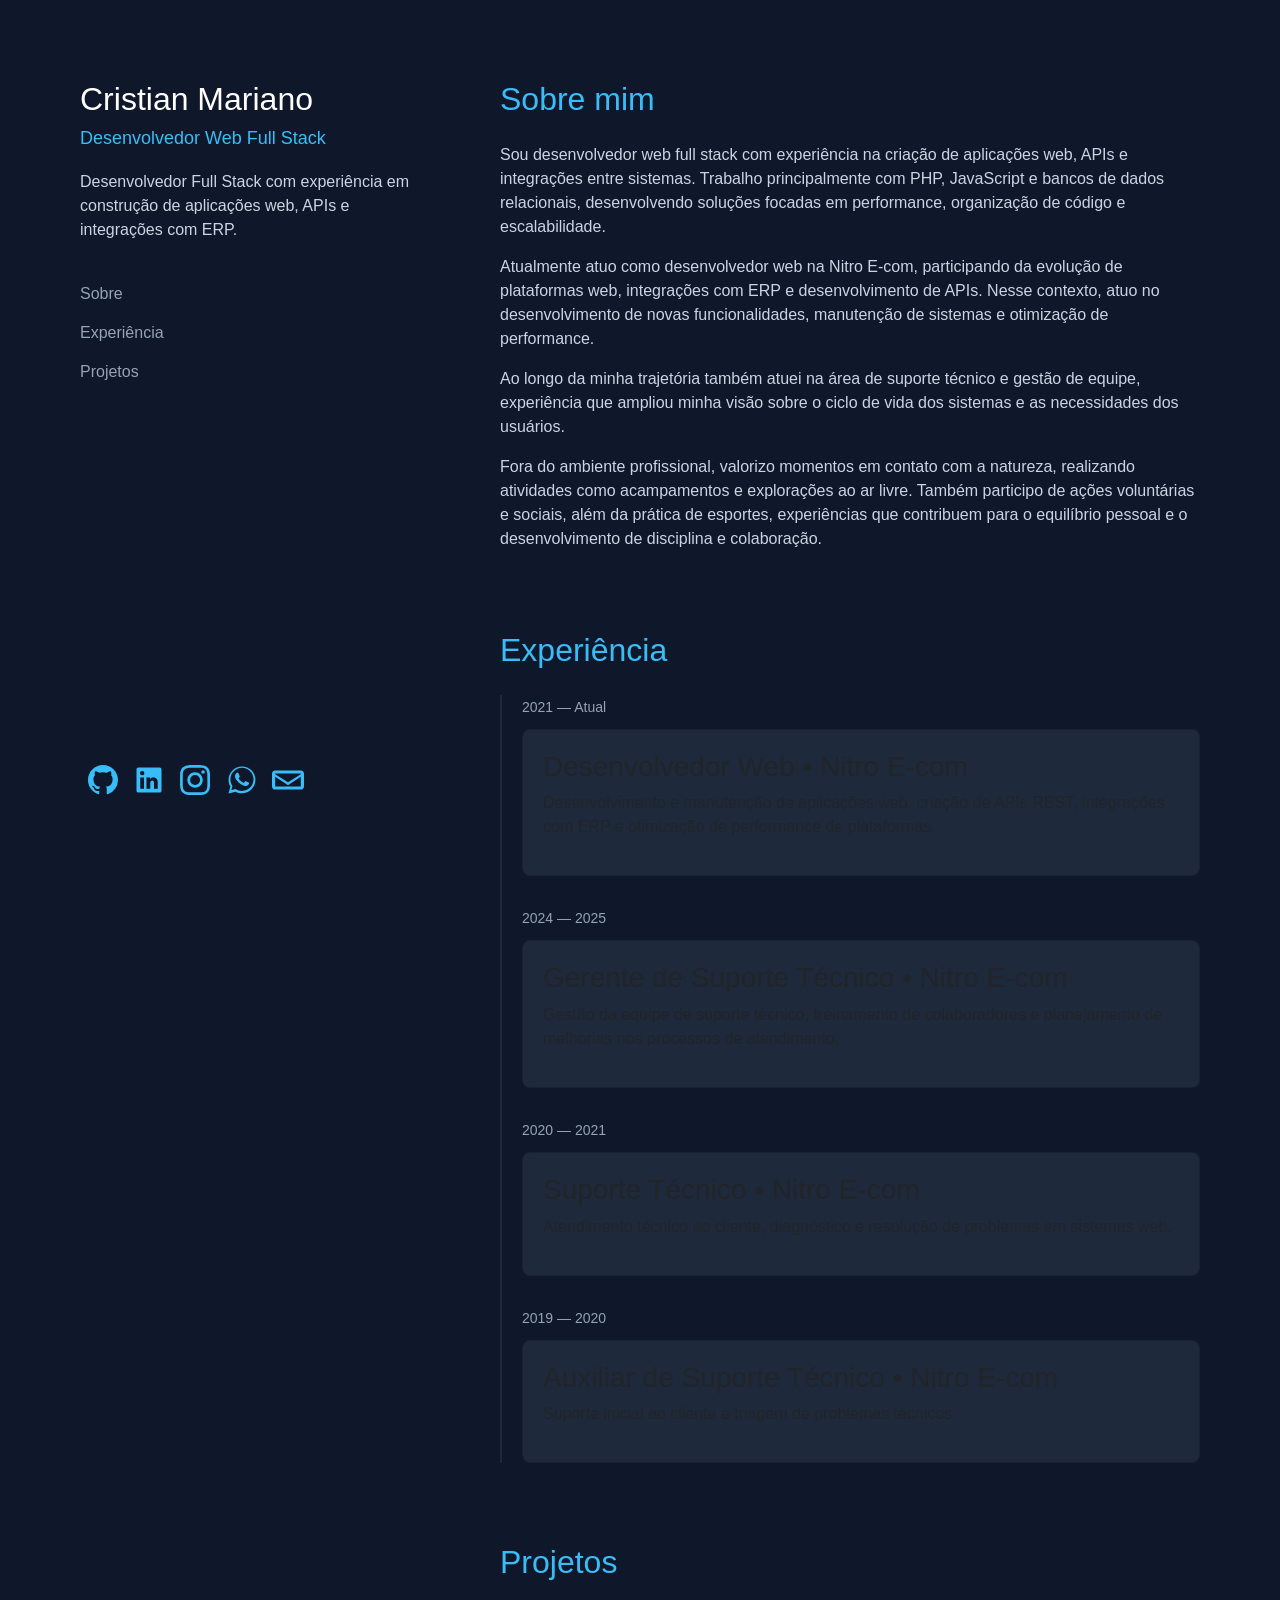
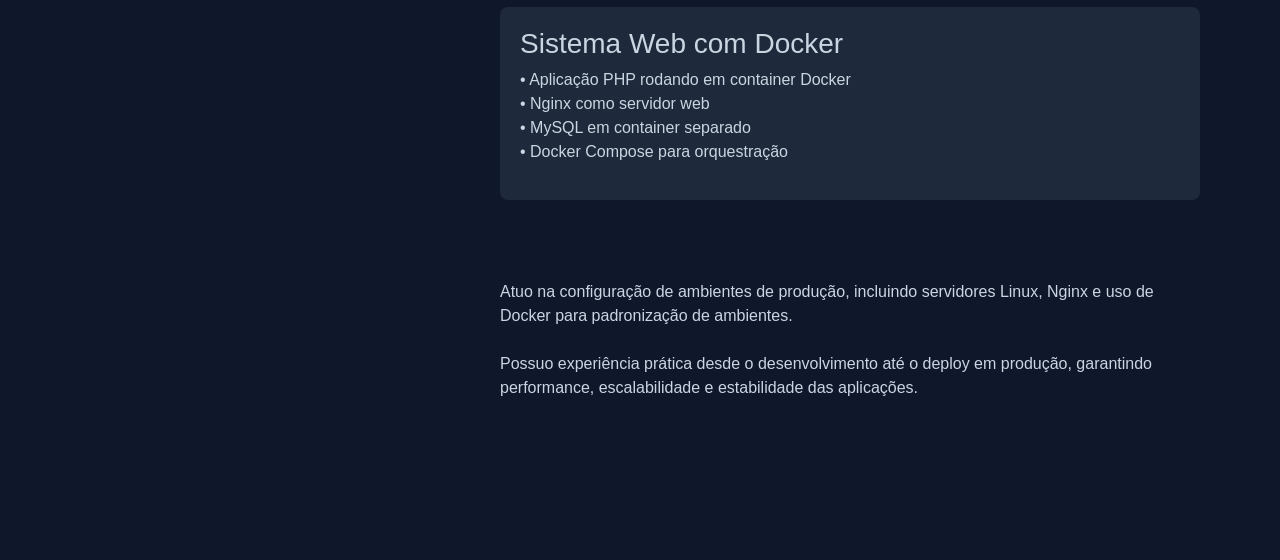
<file: index.html>
<!DOCTYPE html>
<html lang="pt-BR">

<head>
  <meta charset="UTF-8">
  <meta name="viewport" content="width=device-width, initial-scale=1.0">
  <title>Cristian Mariano | Desenvolvedor Web</title>
  <link rel="icon" href="favicon.ico" type="image/x-icon">

  <link href="https://cdn.jsdelivr.net/npm/bootstrap@5.0.2/dist/css/bootstrap.min.css" rel="stylesheet"
    integrity="sha384-EVSTQN3/azprG1Anm3QDgpJLIm9Nao0Yz1ztcQTwFspd3yD65VohhpuuCOmLASjC" crossorigin="anonymous">
  <link rel="stylesheet" href="style.css">
</head>

<body>

  <div class="layout">

    <!-- Sidebar -->
    <aside class="sidebar">

      <h1>Cristian Mariano</h1>

      <h2>Desenvolvedor Web Full Stack</h2>

      <p class="subtitle">
        Desenvolvedor Full Stack com experiência em construção de aplicações web, APIs e integrações com ERP.
      </p>

      <nav>
        <a href="#sobre">Sobre</a>
        <a href="#experiencia">Experiência</a>
        <a href="#projetos">Projetos</a>
      </nav>

      <!-- CONTATO -->
      <section class="mt-5 contato" id="contato">

        <ul class="d-flex social-media" aria-label="Social media">
          <li class="text-xs">
            <a class="block" href="https://github.com/Cristian-MR" target="_blank" rel="noreferrer noopener" title="GitHub">
              <svg xmlns="http://www.w3.org/2000/svg" viewBox="0 0 16 16" fill="currentColor" class="h-6 w-6" aria-hidden="true">
                <path d="M8 0C3.58 0 0 3.58 0 8c0 3.54 2.29 6.53 5.47 7.59.4.07.55-.17.55-.38 0-.19-.01-.82-.01-1.49-2.01.37-2.53-.49-2.69-.94-.09-.23-.48-.94-.82-1.13-.28-.15-.68-.52-.01-.53.63-.01 1.08.58 1.23.82.72 1.21 1.87.87 2.33.66.07-.52.28-.87.51-1.07-1.78-.2-3.64-.89-3.64-3.95 0-.87.31-1.59.82-2.15-.08-.2-.36-1.02.08-2.12 0 0 .67-.21 2.2.82.64-.18 1.32-.27 2-.27.68 0 1.36.09 2 .27 1.53-1.04 2.2-.82 2.2-.82.44 1.1.16 1.92.08 2.12.51.56.82 1.27.82 2.15 0 3.07-1.87 3.75-3.65 3.95.29.25.54.73.54 1.48 0 1.07-.01 1.93-.01 2.2 0 .21.15.46.55.38A8.013 8.013 0 0016 8c0-4.42-3.58-8-8-8z"></path>
              </svg>
            </a>
          </li>
          <li class="text-xs">
            <a class="block" href="https://linkedin.com/in/cristian-mariano-devseven" target="_blank" rel="noreferrer noopener" aria-label="LinkedIn (opens in a new tab)" title="LinkedIn">
              <svg xmlns="http://www.w3.org/2000/svg" viewBox="0 0 24 24" fill="currentColor" class="h-6 w-6" aria-hidden="true">
                <path d="M20.5 2h-17A1.5 1.5 0 002 3.5v17A1.5 1.5 0 003.5 22h17a1.5 1.5 0 001.5-1.5v-17A1.5 1.5 0 0020.5 2zM8 19H5v-9h3zM6.5 8.25A1.75 1.75 0 118.3 6.5a1.78 1.78 0 01-1.8 1.75zM19 19h-3v-4.74c0-1.42-.6-1.93-1.38-1.93A1.74 1.74 0 0013 14.19a.66.66 0 000 .14V19h-3v-9h2.9v1.3a3.11 3.11 0 012.7-1.4c1.55 0 3.36.86 3.36 3.66z"></path>
              </svg>
            </a>
          </li>
          <li class="text-xs">
            <a class="block" href="https://instagram.com/devsevenbr" target="_blank" rel="noreferrer noopener" aria-label="Instagram (opens in a new tab)" title="Instagram">
              <svg xmlns="http://www.w3.org/2000/svg" viewBox="0 0 1000 1000" fill="currentColor" class="h-6 w-6" aria-hidden="true">
                <path d="M295.42,6c-53.2,2.51-89.53,11-121.29,23.48-32.87,12.81-60.73,30-88.45,57.82S40.89,143,28.17,175.92c-12.31,31.83-20.65,68.19-23,121.42S2.3,367.68,2.56,503.46,3.42,656.26,6,709.6c2.54,53.19,11,89.51,23.48,121.28,12.83,32.87,30,60.72,57.83,88.45S143,964.09,176,976.83c31.8,12.29,68.17,20.67,121.39,23s70.35,2.87,206.09,2.61,152.83-.86,206.16-3.39S799.1,988,830.88,975.58c32.87-12.86,60.74-30,88.45-57.84S964.1,862,976.81,829.06c12.32-31.8,20.69-68.17,23-121.35,2.33-53.37,2.88-70.41,2.62-206.17s-.87-152.78-3.4-206.1-11-89.53-23.47-121.32c-12.85-32.87-30-60.7-57.82-88.45S862,40.87,829.07,28.19c-31.82-12.31-68.17-20.7-121.39-23S637.33,2.3,501.54,2.56,348.75,3.4,295.42,6m5.84,903.88c-48.75-2.12-75.22-10.22-92.86-17-23.36-9-40-19.88-57.58-37.29s-28.38-34.11-37.5-57.42c-6.85-17.64-15.1-44.08-17.38-92.83-2.48-52.69-3-68.51-3.29-202s.22-149.29,2.53-202c2.08-48.71,10.23-75.21,17-92.84,9-23.39,19.84-40,37.29-57.57s34.1-28.39,57.43-37.51c17.62-6.88,44.06-15.06,92.79-17.38,52.73-2.5,68.53-3,202-3.29s149.31.21,202.06,2.53c48.71,2.12,75.22,10.19,92.83,17,23.37,9,40,19.81,57.57,37.29s28.4,34.07,37.52,57.45c6.89,17.57,15.07,44,17.37,92.76,2.51,52.73,3.08,68.54,3.32,202s-.23,149.31-2.54,202c-2.13,48.75-10.21,75.23-17,92.89-9,23.35-19.85,40-37.31,57.56s-34.09,28.38-57.43,37.5c-17.6,6.87-44.07,15.07-92.76,17.39-52.73,2.48-68.53,3-202.05,3.29s-149.27-.25-202-2.53m407.6-674.61a60,60,0,1,0,59.88-60.1,60,60,0,0,0-59.88,60.1M245.77,503c.28,141.8,115.44,256.49,257.21,256.22S759.52,643.8,759.25,502,643.79,245.48,502,245.76,245.5,361.22,245.77,503m90.06-.18a166.67,166.67,0,1,1,167,166.34,166.65,166.65,0,0,1-167-166.34"></path>
              </svg>
            </a>
          </li>
          <li class="text-xs">
            <a class="block" href="https://wa.me/5548998334309" target="_blank" rel="noreferrer noopener" aria-label="WhatsApp (opens in a new tab)" title="WhatsApp">
              <svg xmlns="http://www.w3.org/2000/svg" viewBox="0 0 1000 1000" fill="currentColor" class="h-6 w-6" aria-hidden="true" width="32">
                <path d="M500 80c-231 0-420 189-420 420 0 74 19 144 55 205L80 920l220-54c58 32 124 49 200 49 231 0 420-189 420-420S731 80 500 80zm0 760c-68 0-132-18-188-52l-13-8-130 32 34-126-9-13c-36-58-55-124-55-193 0-199 162-361 361-361s361 162 361 361-162 361-361 361zm198-270c-11-6-64-31-74-34-10-4-17-6-24 6-7 11-27 34-33 41-6 6-12 7-23 2-64-32-106-57-148-129-11-19 11-18 32-60 4-8 2-15-1-21-4-6-24-58-33-79-9-22-18-19-24-19h-21c-7 0-19 3-29 14-10 11-38 37-38 91s39 107 44 114c6 7 76 116 184 163 26 11 46 18 62 23 26 8 49 7 67 4 21-3 64-26 73-51 9-25 9-46 6-51-3-5-10-8-21-14z"/>
              </svg>
            </a>
          </li>
          <li class="text-xs">
            <a class="block" href="mailto:devseven0@gmail.com" target="_blank" rel="noreferrer noopener" aria-label="Email (opens in a new tab)" title="Email">
              <svg xmlns="http://www.w3.org/2000/svg" viewBox="0 0 1000 1000" fill="currentColor" class="h-6 w-6" aria-hidden="true" width="32">
                <path d="M100 200h800c55 0 100 45 100 100v400c0 55-45 100-100 100H100C45 800 0 755 0 700V300c0-55 45-100 100-100zm0 100v20l400 250 400-250v-20H100zm800 400V400L520 650c-12 8-28 8-40 0L100 400v300h800z"/>
              </svg>
            </a>
          </li>
        </ul>

      </section>

    </aside>

    <!-- Conteúdo -->
    <main class="content">

      <!-- SOBRE -->
      <section id="sobre">

        <h2>Sobre mim</h2>

        <p>
          Sou desenvolvedor web full stack com experiência na criação de aplicações web, APIs e
          integrações entre sistemas. Trabalho principalmente com PHP, JavaScript e bancos de dados
          relacionais, desenvolvendo soluções focadas em performance, organização de código e
          escalabilidade.
        </p>

        <p>
          Atualmente atuo como desenvolvedor web na Nitro E-com, participando da evolução de
          plataformas web, integrações com ERP e desenvolvimento de APIs. Nesse contexto, atuo no
          desenvolvimento de novas funcionalidades, manutenção de sistemas e otimização de
          performance.
        </p>

        <p>
          Ao longo da minha trajetória também atuei na área de suporte técnico e gestão de equipe,
          experiência que ampliou minha visão sobre o ciclo de vida dos sistemas e as necessidades
          dos usuários.
        </p>

        <p>
          Fora do ambiente profissional, valorizo momentos em contato com a natureza, realizando
          atividades como acampamentos e explorações ao ar livre. Também participo de ações
          voluntárias e sociais, além da prática de esportes, experiências que contribuem para o
          equilíbrio pessoal e o desenvolvimento de disciplina e colaboração.
        </p>

      </section>


      <!-- EXPERIÊNCIA -->
      <section id="experiencia">

        <h2>Experiência</h2>

        <div class="timeline">
          <div class="timeline-item">
            <span class="date">2021 — Atual</span>
            <div class="card">
              <h3>Desenvolvedor Web • Nitro E-com</h3>
              <p>
                Desenvolvimento e manutenção de aplicações web, criação de APIs REST,
                integrações com ERP e otimização de performance de plataformas.
              </p>
            </div>
          </div>


          <div class="timeline-item">
            <span class="date">2024 — 2025</span>
            <div class="card">
              <h3>Gerente de Suporte Técnico • Nitro E-com</h3>
              <p>
                Gestão da equipe de suporte técnico, treinamento de colaboradores e
                planejamento de melhorias nos processos de atendimento.
              </p>
            </div>
          </div>

          <div class="timeline-item">
            <span class="date">2020 — 2021</span>
            <div class="card">
              <h3>Suporte Técnico • Nitro E-com</h3>
              <p>
                Atendimento técnico ao cliente, diagnóstico e resolução de problemas em sistemas web.
              </p>
            </div>
          </div>

          <div class="timeline-item">
            <span class="date">2019 — 2020</span>
            <div class="card">
              <h3>Auxiliar de Suporte Técnico • Nitro E-com</h3>
              <p>
                Suporte inicial ao cliente e triagem de problemas técnicos
              </p>
            </div>
          </div>
        </div>

      </section>


      <!-- PROJETOS -->
      <section id="projetos">

        <h2>Projetos</h2>

        <div class="project">

          <h3>Sistema Web com Docker</h3>

          <p>
            • Aplicação PHP rodando em container Docker<br>
            • Nginx como servidor web<br>
            • MySQL em container separado<br>
            • Docker Compose para orquestração
          </p>

        </div>

      </section>


      <section>

        <p>
          Atuo na configuração de ambientes de produção, incluindo servidores Linux, Nginx e uso de Docker
          para padronização de ambientes.<br><br>
          Possuo experiência prática desde o desenvolvimento até o deploy em produção, garantindo performance,
          escalabilidade e estabilidade das aplicações.</p>

      </section>

    </main>

  </div>

  <script src="script.js"></script>

</body>

</html>
</file>
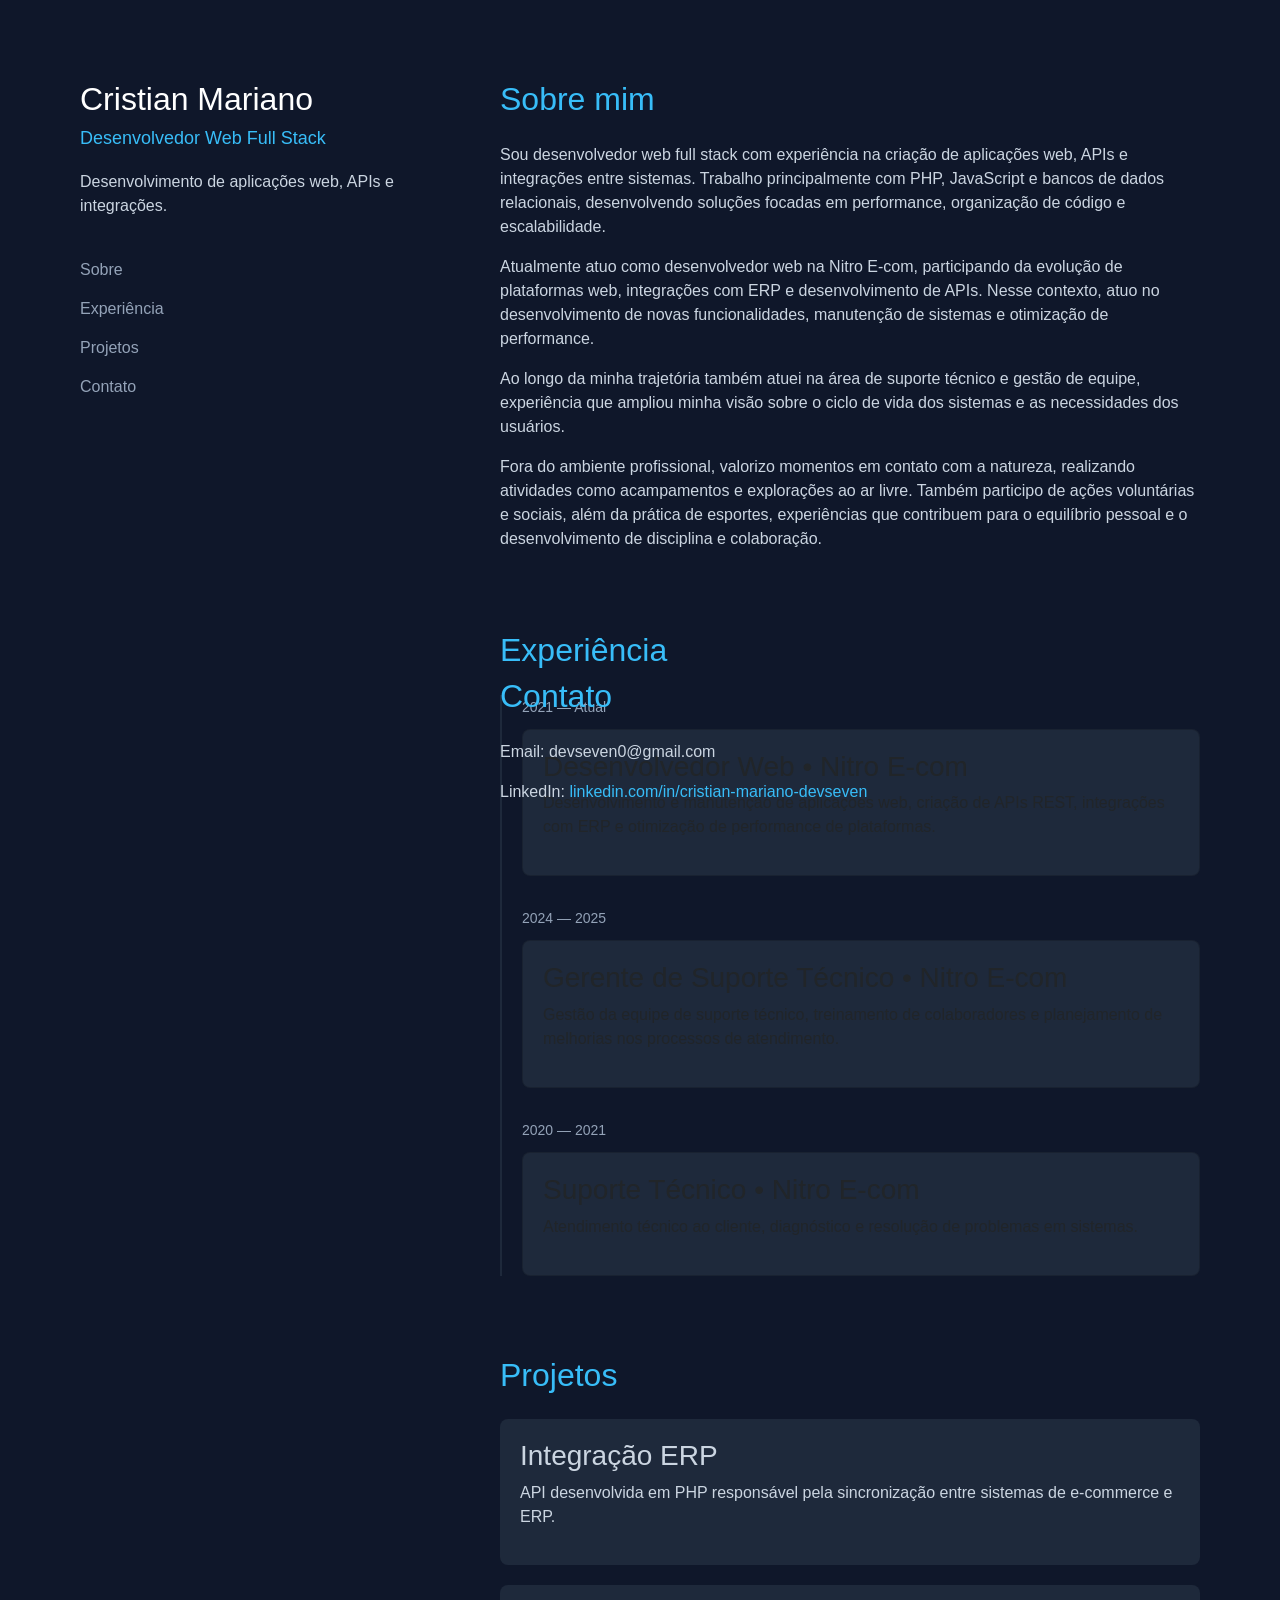
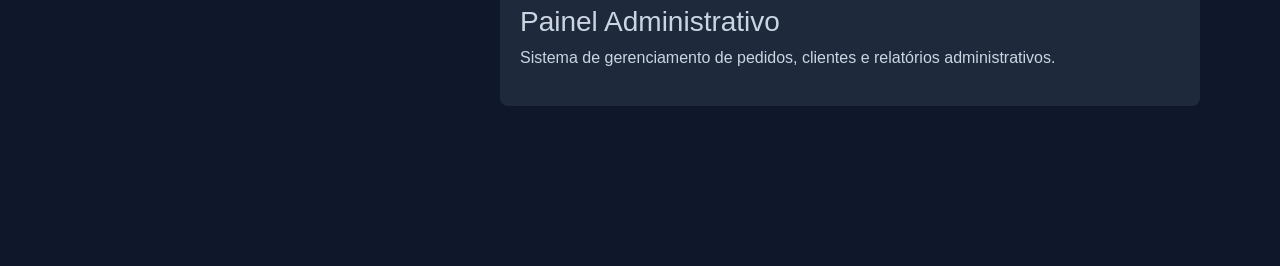
<file: portfolio.html>
<!DOCTYPE html>
<html lang="pt-BR">

<head>
  <meta charset="UTF-8">
  <meta name="viewport" content="width=device-width, initial-scale=1.0">
  <title>Cristian Mariano | Desenvolvedor Web</title>

  <link href="https://cdn.jsdelivr.net/npm/bootstrap@5.0.2/dist/css/bootstrap.min.css" rel="stylesheet" integrity="sha384-EVSTQN3/azprG1Anm3QDgpJLIm9Nao0Yz1ztcQTwFspd3yD65VohhpuuCOmLASjC" crossorigin="anonymous">
  <link rel="stylesheet" href="style.css">
</head>

<body>

  <div class="layout">

    <!-- Sidebar -->
    <aside class="sidebar">

      <h1>Cristian Mariano</h1>

      <h2>Desenvolvedor Web Full Stack</h2>

      <p class="subtitle">
        Desenvolvimento de aplicações web, APIs e integrações.
      </p>

      <nav>
        <a href="#sobre">Sobre</a>
        <a href="#experiencia">Experiência</a>
        <a href="#projetos">Projetos</a>
        <a href="#contato">Contato</a>
      </nav>

    </aside>

    <!-- Conteúdo -->
    <main class="content">

      <!-- SOBRE -->
      <section id="sobre">

        <h2>Sobre mim</h2>

        <p>
          Sou desenvolvedor web full stack com experiência na criação de aplicações web, APIs e
          integrações entre sistemas. Trabalho principalmente com PHP, JavaScript e bancos de dados
          relacionais, desenvolvendo soluções focadas em performance, organização de código e
          escalabilidade.
        </p>

        <p>
          Atualmente atuo como desenvolvedor web na Nitro E-com, participando da evolução de
          plataformas web, integrações com ERP e desenvolvimento de APIs. Nesse contexto, atuo no
          desenvolvimento de novas funcionalidades, manutenção de sistemas e otimização de
          performance.
        </p>

        <p>
          Ao longo da minha trajetória também atuei na área de suporte técnico e gestão de equipe,
          experiência que ampliou minha visão sobre o ciclo de vida dos sistemas e as necessidades
          dos usuários.
        </p>

        <p>
          Fora do ambiente profissional, valorizo momentos em contato com a natureza, realizando
          atividades como acampamentos e explorações ao ar livre. Também participo de ações
          voluntárias e sociais, além da prática de esportes, experiências que contribuem para o
          equilíbrio pessoal e o desenvolvimento de disciplina e colaboração.
        </p>

      </section>


      <!-- EXPERIÊNCIA -->
      <section id="experiencia">

        <h2>Experiência</h2>

        <div class="timeline">

          <div class="timeline-item">

            <span class="date">2021 — Atual</span>

            <div class="card">

              <h3>Desenvolvedor Web • Nitro E-com</h3>

              <p>
                Desenvolvimento e manutenção de aplicações web, criação de APIs REST,
                integrações com ERP e otimização de performance de plataformas.
              </p>

            </div>

          </div>


          <div class="timeline-item">

            <span class="date">2024 — 2025</span>

            <div class="card">

              <h3>Gerente de Suporte Técnico • Nitro E-com</h3>

              <p>
                Gestão da equipe de suporte técnico, treinamento de colaboradores e
                planejamento de melhorias nos processos de atendimento.
              </p>

            </div>

          </div>


          <div class="timeline-item">

            <span class="date">2020 — 2021</span>

            <div class="card">

              <h3>Suporte Técnico • Nitro E-com</h3>

              <p>
                Atendimento técnico ao cliente, diagnóstico e resolução de problemas em sistemas.
              </p>

            </div>

          </div>

        </div>

      </section>


      <!-- PROJETOS -->
      <section id="projetos">

        <h2>Projetos</h2>

        <div class="project">

          <h3>Integração ERP</h3>

          <p>
            API desenvolvida em PHP responsável pela sincronização entre sistemas
            de e-commerce e ERP.
          </p>

        </div>


        <div class="project">

          <h3>Painel Administrativo</h3>

          <p>
            Sistema de gerenciamento de pedidos, clientes e relatórios administrativos.
          </p>

        </div>

      </section>


      <!-- CONTATO -->
      <section id="contato">

        <h2>Contato</h2>

        <p>Email: devseven0@gmail.com</p>

        <p>
          LinkedIn:
          <a href="https://linkedin.com/in/cristian-mariano-devseven">
            linkedin.com/in/cristian-mariano-devseven
          </a>
        </p>

      </section>

    </main>

  </div>

  <script src="script.js"></script>

</body>

</html>
</file>
<file: style.css>
* {
  margin: 0;
  padding: 0;
  box-sizing: border-box;
  font-family: Arial, Helvetica, sans-serif;
}

body {
  background: #0f172a;
  color: #cbd5e1;
}

.layout {
  display: flex;
  max-width: 1200px;
  margin: auto;
}

.sidebar {
  width: 35%;
  padding: 80px 40px;
  position: sticky;
  top: 0;
  height: 100vh;
}

.sidebar h1 {
  color: white;
  font-size: 32px;
  margin-bottom: 10px;
}

.sidebar h2 {
  color: #38bdf8;
  font-size: 18px;
  margin-bottom: 20px;
}

.subtitle {
  margin-bottom: 40px;
}

nav a {
  display: block;
  margin-bottom: 15px;
  text-decoration: none;
  color: #94a3b8;
  transition: 0.3s;
}

nav a:hover {
  color: #38bdf8;
}

.content {
  width: 65%;
  padding: 80px 40px;
}

section {
  margin-bottom: 80px;
}

h2 {
  color: #38bdf8;
  margin-bottom: 25px;
}

.timeline {
  border-left: 2px solid #1e293b;
  padding-left: 20px;
}

.timeline-item {
  margin-bottom: 30px;
}

.date {
  font-size: 14px;
  color: #94a3b8;
}

.card {
  background: #1e293b;
  padding: 20px;
  border-radius: 8px;
  margin-top: 10px;
}

.project {
  background: #1e293b;
  padding: 20px;
  border-radius: 8px;
  margin-bottom: 20px;
  transition: 0.3s;
}

.project:hover {
  transform: translateY(-5px);
}

a {
  color: #38bdf8;
  text-decoration: none;
}

ul.d-flex.social-media {
    padding-left: 0;
    align-items: center;
    border: none;
}

li.text-xs {
    display: block;
    width: 30px;
    margin: 8px;
}

img.foto-perfil {
    border-radius: 10%;
    width: 100px;
    margin-bottom: 10px;
}

section#contato {
    bottom: 0;
    position: fixed;
}

/* Versão mobile */
@media (max-width: 768px) {
  .layout {
    flex-direction: column;
  }

  .sidebar {
    width: 100%;
    height: auto;
    position: relative;
    padding-bottom: 0;
  }

  .content {
    width: 100%;
  }

  .contato {
    margin-bottom: 0px;
  }

  nav {
    display: none;
  }

  section#contato {
    bottom: 0;
    position: relative;
}
}
</file>
